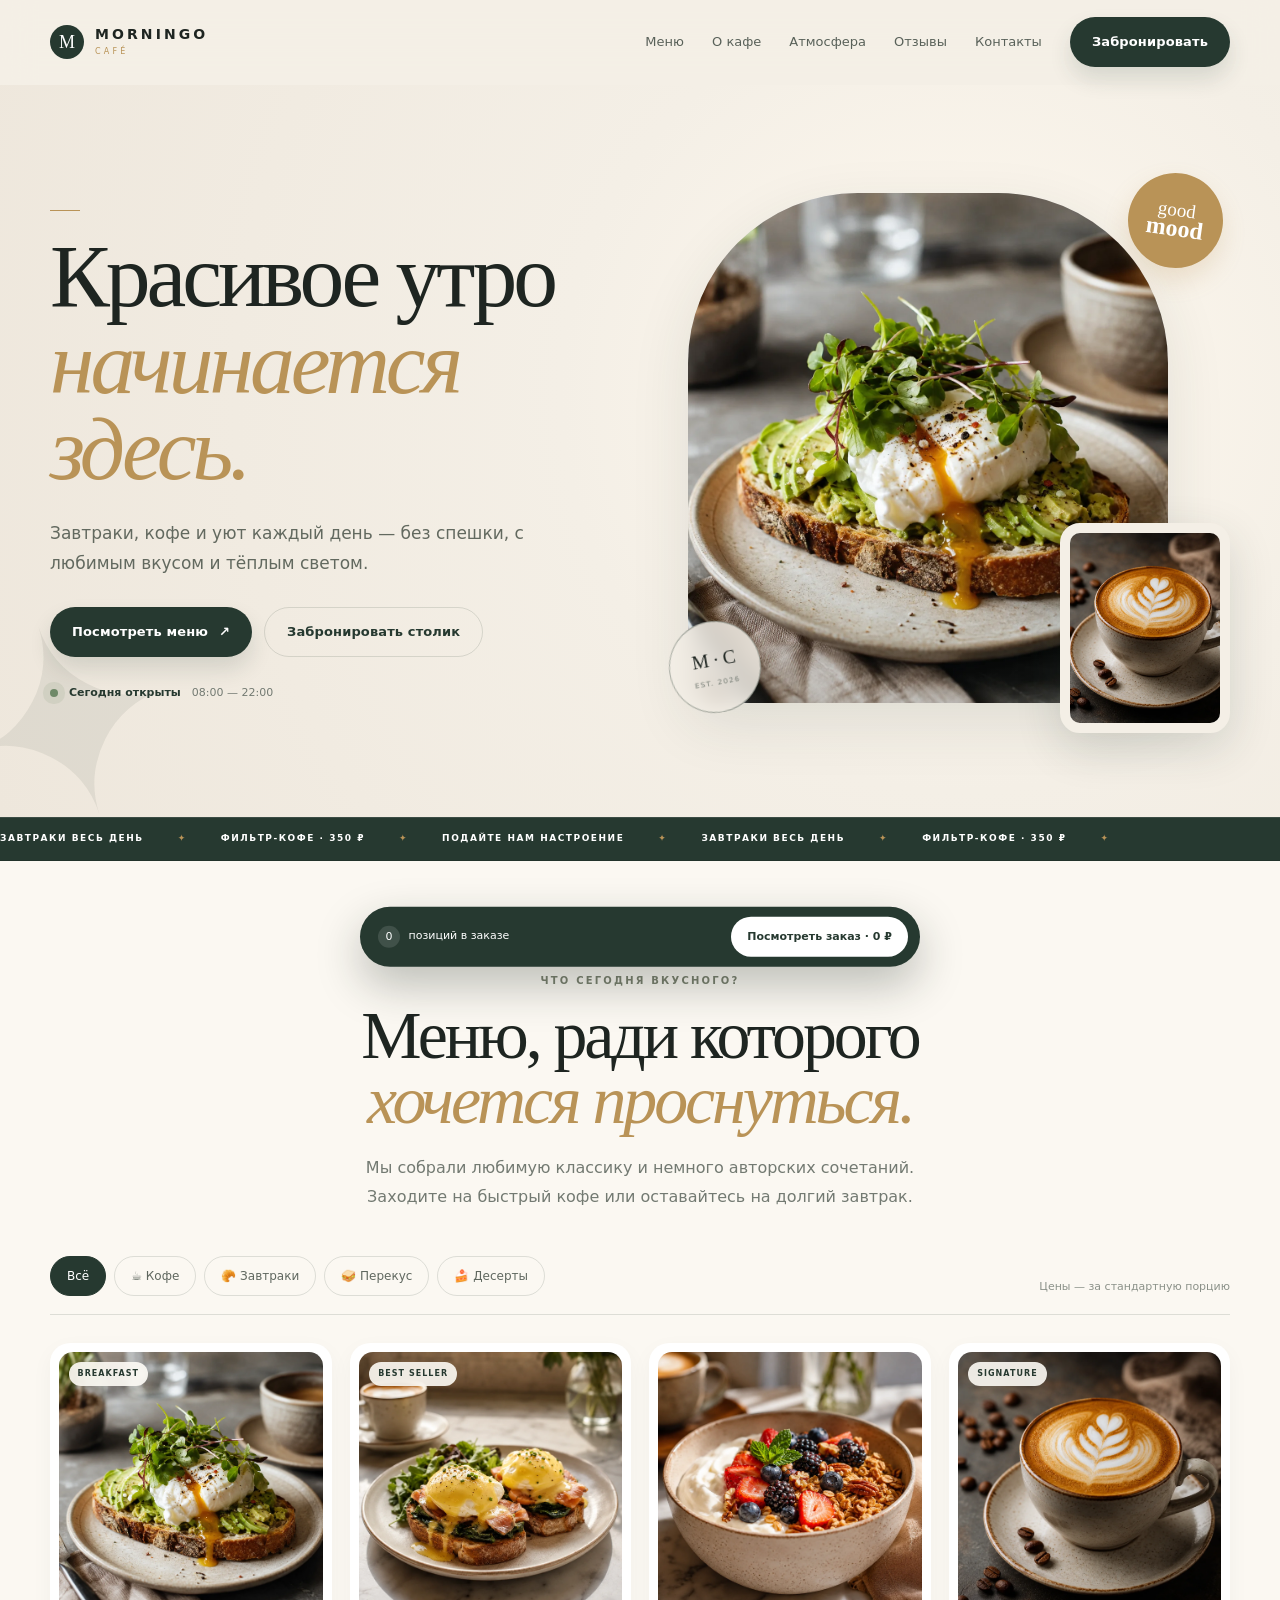
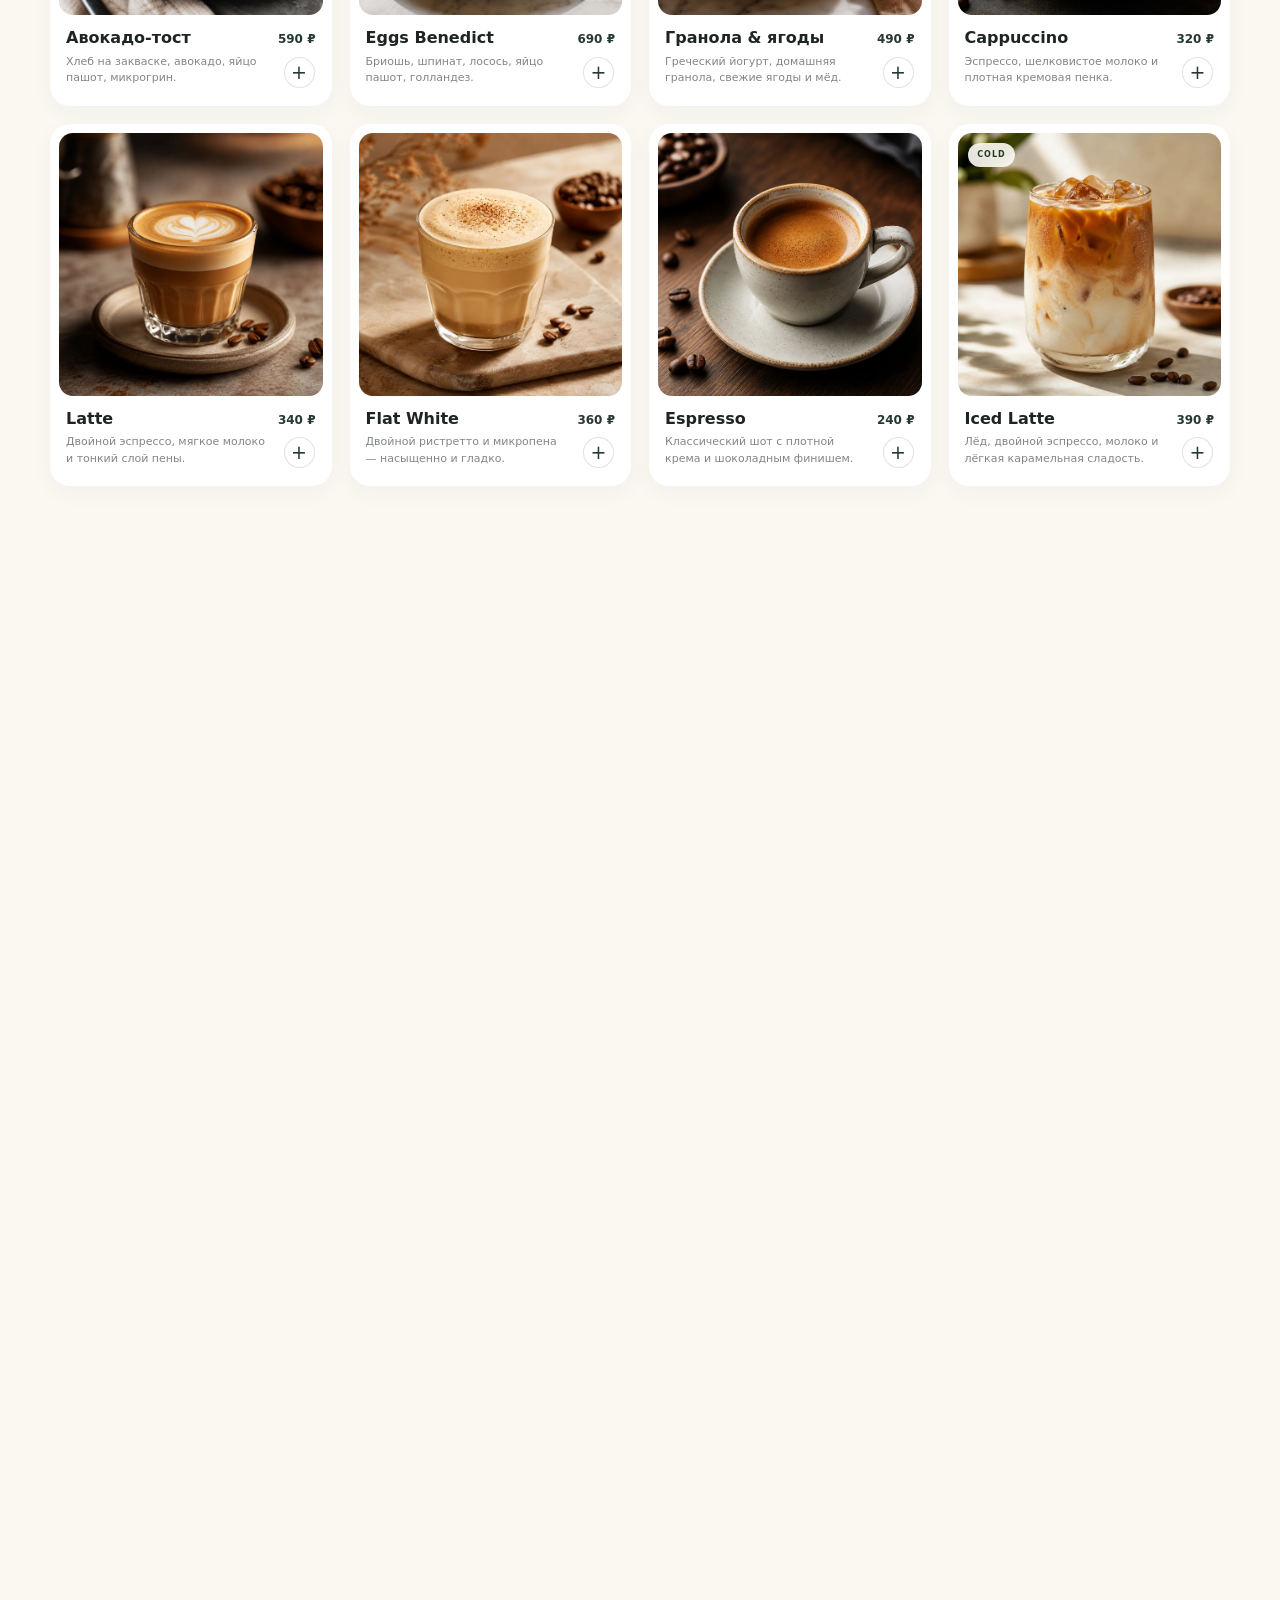
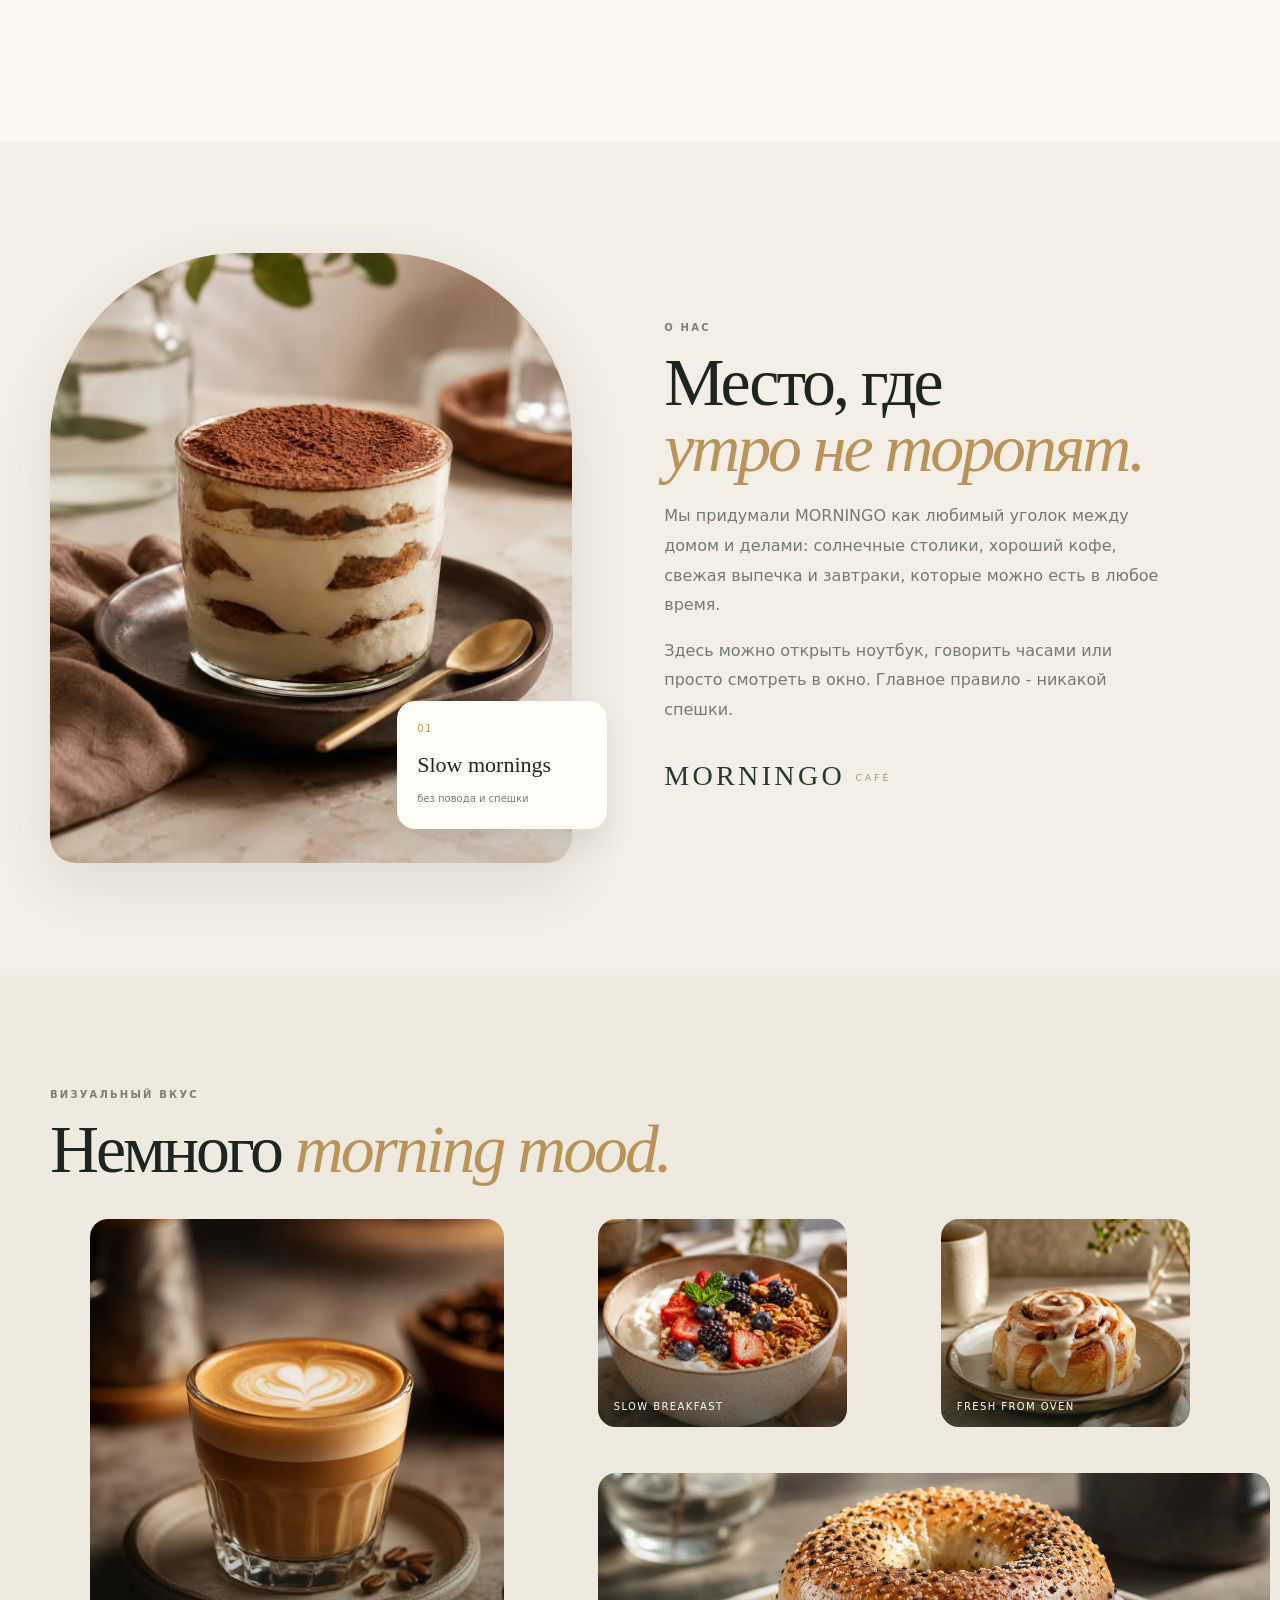
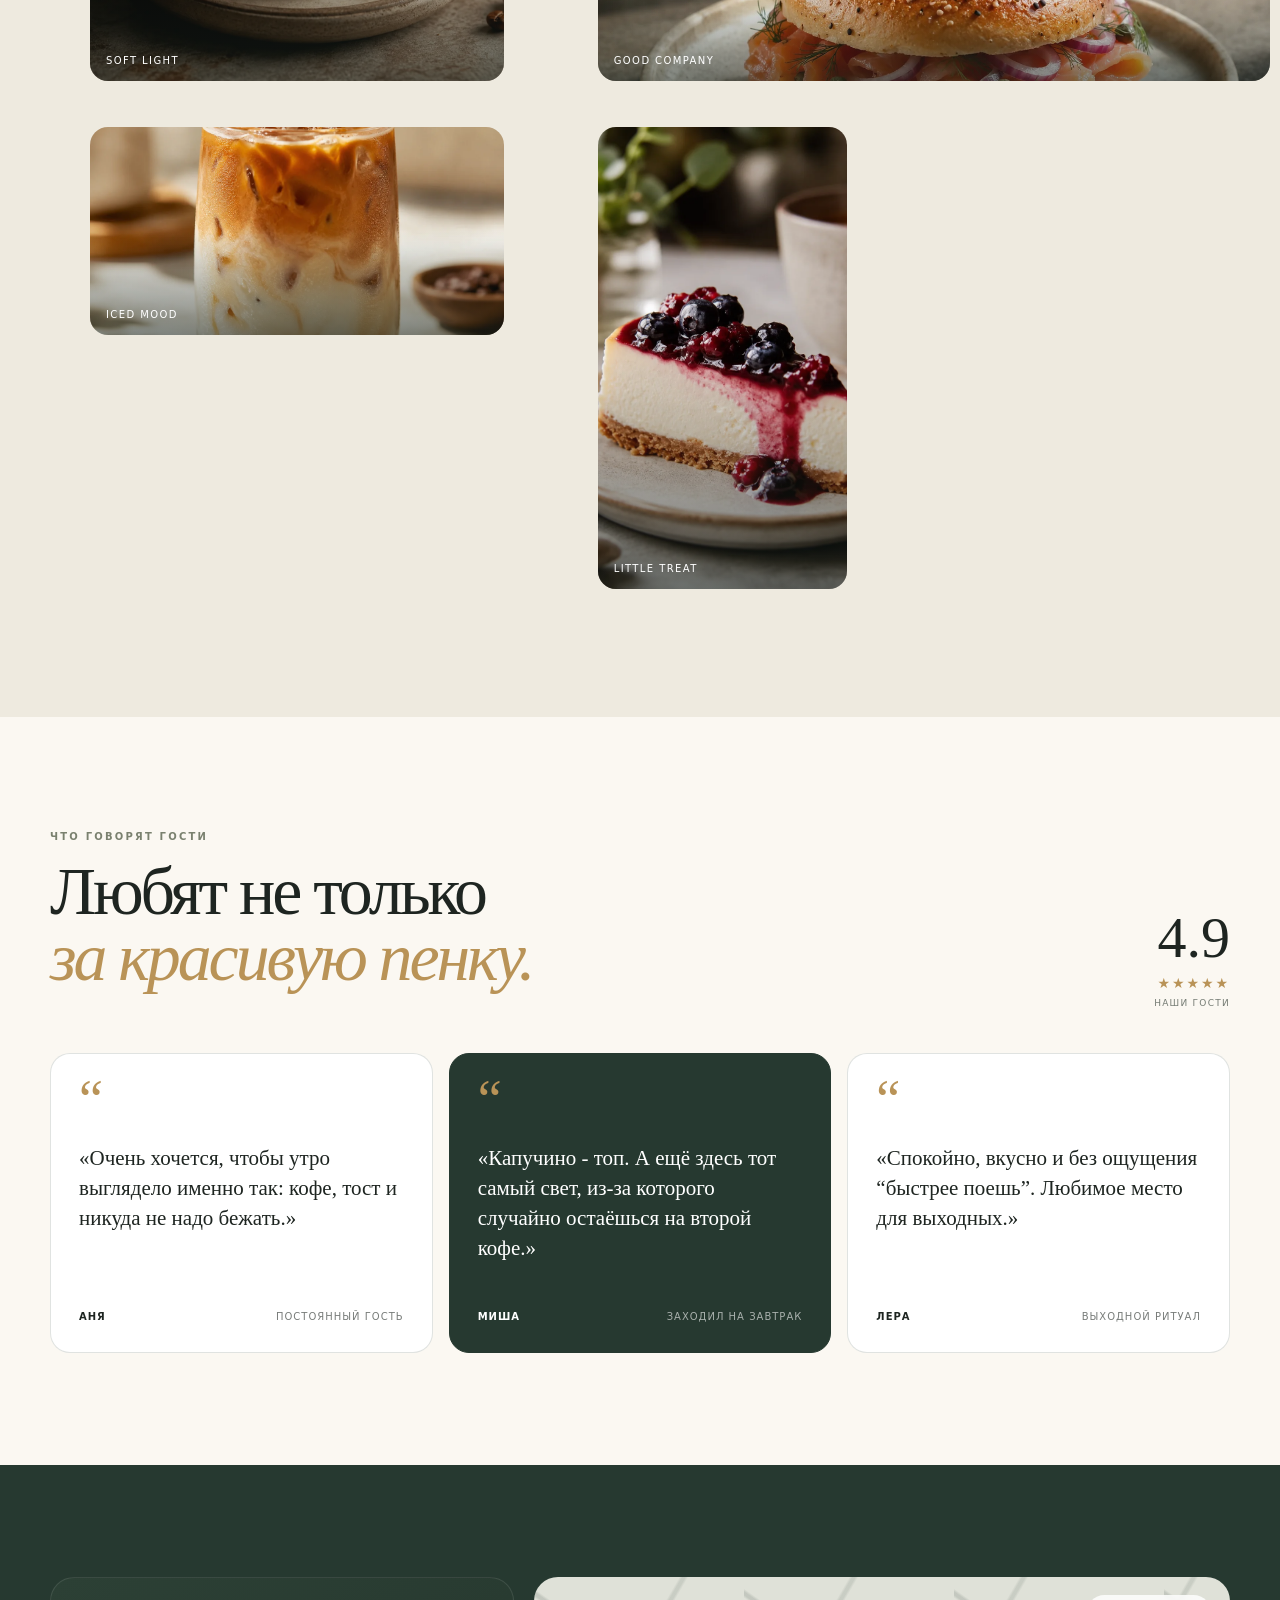
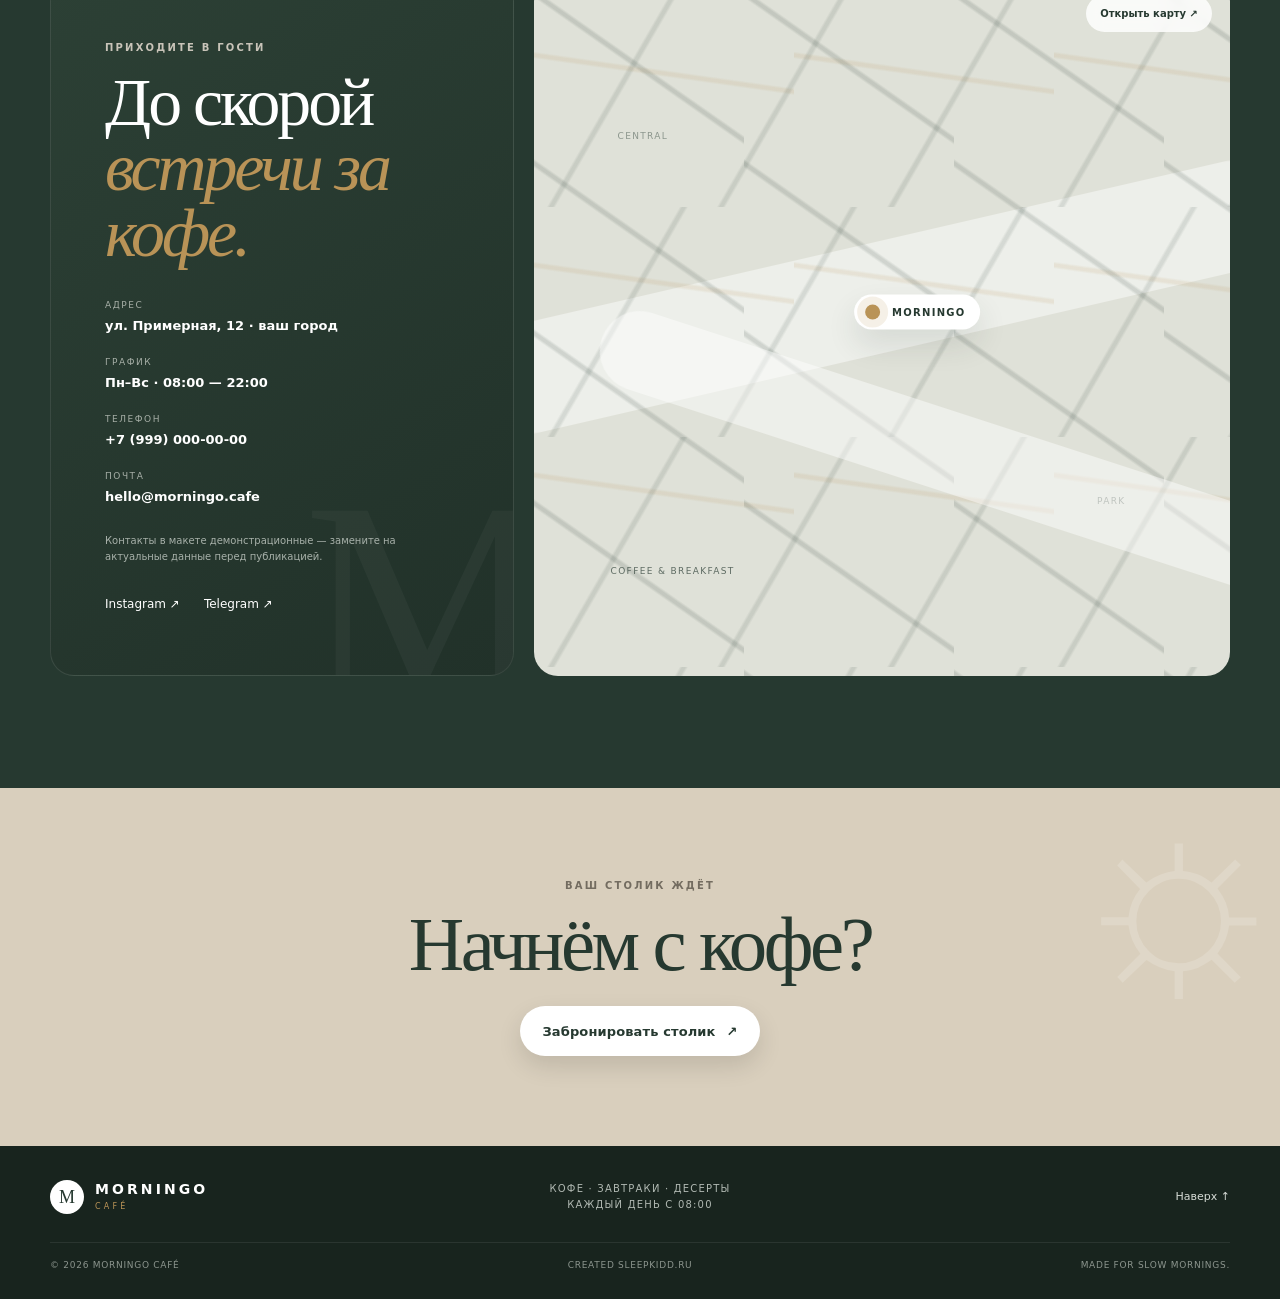
<file: index.html>
<!doctype html>
<html lang="ru">
<head>
  <meta charset="utf-8">
  <meta name="viewport" content="width=device-width, initial-scale=1">
  <meta name="theme-color" content="#24362d">
  <meta name="description" content="MORNINGO Café — завтраки, кофе и уют каждый день.">
  <meta property="og:title" content="MORNINGO Café">
  <meta property="og:description" content="Завтраки, кофе и уют каждый день.">
  <meta property="og:type" content="website">
  <meta property="og:image" content="assets/coffee_cappuccino.webp">
  <title>MORNINGO Café — завтраки, кофе и уют каждый день</title>
  <link rel="icon" href="favicon.svg" type="image/svg+xml">
  <link rel="stylesheet" href="style.css">
</head>
<body>
  <header class="site-header" id="top">
    <div class="container header-inner">
      <a class="brand" href="#top" aria-label="MORNINGO Café — на главную">
        <span class="brand-mark">M</span>
        <span>
          <strong>MORNINGO</strong>
          <small>CAFÉ</small>
        </span>
      </a>

      <button class="menu-toggle" type="button" aria-expanded="false" aria-controls="site-nav" aria-label="Открыть меню">
        <span></span><span></span><span></span>
      </button>

      <nav class="site-nav" id="site-nav" aria-label="Основная навигация">
        <a href="#menu">Меню</a>
        <a href="#about">О кафе</a>
        <a href="#gallery">Атмосфера</a>
        <a href="#reviews">Отзывы</a>
        <a href="#contacts">Контакты</a>
        <button class="button button-dark nav-book" type="button" data-open-booking>Забронировать</button>
      </nav>
    </div>
  </header>

  <main>
    <section class="hero">
      <div class="container hero-grid">
        <div class="hero-copy reveal">
          <p class="eyebrow"><span></span> </p>
          <h1>Красивое утро<br><em>начинается здесь.</em></h1>
          <p class="hero-lead">Завтраки, кофе и уют каждый день — без спешки, с любимым вкусом и тёплым светом.</p>
          <div class="hero-actions">
            <a class="button button-dark" href="#menu">Посмотреть меню <span>↗</span></a>
            <button class="button button-ghost" type="button" data-open-booking>Забронировать столик</button>
          </div>
          <div class="hero-note"><span class="pulse"></span><strong>Сегодня открыты</strong><span>08:00 — 22:00</span></div>
        </div>

        <div class="hero-visual reveal">
          <div class="hero-image-main image-card">
            <img src="assets/breakfast_avocado_toast.webp" alt="Авокадо-тост с яйцом пашот" width="1254" height="1254" fetchpriority="high">
          </div>
          <div class="hero-image-small image-card">
            <img src="assets/coffee_cappuccino.webp" alt="Капучино с латте-артом" width="1254" height="1254">
          </div>
          <div class="hero-badge">good<br><strong>mood</strong></div>
          <div class="hero-stamp">M · C<br><small>EST. 2026</small></div>
        </div>
      </div>
      <div class="hero-botanical" aria-hidden="true">✦</div>
    </section>

    <section class="ticker" aria-label="Специальные предложения">
      <div class="ticker-track">
        <span>ЗАВТРАКИ ВЕСЬ ДЕНЬ</span><i>✦</i><span>ФИЛЬТР-КОФЕ · 350 ₽</span><i>✦</i><span>ПОДАЙТЕ НАМ НАСТРОЕНИЕ</span><i>✦</i><span>ЗАВТРАКИ ВЕСЬ ДЕНЬ</span><i>✦</i><span>ФИЛЬТР-КОФЕ · 350 ₽</span><i>✦</i>
      </div>
    </section>

    <section class="section menu-section" id="menu">
      <div class="container">
        <div class="section-heading centered reveal">
          <p class="eyebrow">что сегодня вкусного?</p>
          <h2>Меню, ради которого<br><em>хочется проснуться.</em></h2>
          <p>Мы собрали любимую классику и немного авторских сочетаний. Заходите на быстрый кофе или оставайтесь на долгий завтрак.</p>
        </div>

        <div class="menu-toolbar reveal">
          <div class="category-tabs" role="tablist" aria-label="Категории меню">
            <button class="tab active" type="button" data-category="all">Всё</button>
            <button class="tab" type="button" data-category="coffee">☕ Кофе</button>
            <button class="tab" type="button" data-category="breakfast">🥐 Завтраки</button>
            <button class="tab" type="button" data-category="snack">🥪 Перекус</button>
            <button class="tab" type="button" data-category="dessert">🍰 Десерты</button>
          </div>
          <p class="menu-caption">Цены — за стандартную порцию</p>
        </div>

        <div class="menu-grid" id="menu-grid">
          <article class="dish-card reveal" data-category="breakfast" data-name="Авокадо-тост" data-price="590">
            <div class="dish-image"><img src="assets/breakfast_avocado_toast.webp" alt="Авокадо-тост" loading="lazy" width="1254" height="1254"><span class="dish-tag">breakfast</span></div>
            <div class="dish-info"><div><h3>Авокадо-тост</h3><p>Хлеб на закваске, авокадо, яйцо пашот, микрогрин.</p></div><strong class="price">590 ₽</strong></div>
            <button class="add-button" type="button" aria-label="Добавить Авокадо-тост в заказ" data-add>+</button>
          </article>

          <article class="dish-card reveal" data-category="breakfast" data-name="Eggs Benedict" data-price="690">
            <div class="dish-image"><img src="assets/breakfast_eggs_benedict.webp" alt="Eggs Benedict" loading="lazy" width="1254" height="1254"><span class="dish-tag">best seller</span></div>
            <div class="dish-info"><div><h3>Eggs Benedict</h3><p>Бриошь, шпинат, лосось, яйцо пашот, голландез.</p></div><strong class="price">690 ₽</strong></div>
            <button class="add-button" type="button" aria-label="Добавить Eggs Benedict в заказ" data-add>+</button>
          </article>

          <article class="dish-card reveal" data-category="breakfast" data-name="Гранола с йогуртом" data-price="490">
            <div class="dish-image"><img src="assets/breakfast_granola_yogurt.webp" alt="Гранола с йогуртом и ягодами" loading="lazy" width="1254" height="1254"></div>
            <div class="dish-info"><div><h3>Гранола & ягоды</h3><p>Греческий йогурт, домашняя гранола, свежие ягоды и мёд.</p></div><strong class="price">490 ₽</strong></div>
            <button class="add-button" type="button" aria-label="Добавить Гранолу в заказ" data-add>+</button>
          </article>

          <article class="dish-card reveal" data-category="coffee" data-name="Cappuccino" data-price="320">
            <div class="dish-image"><img src="assets/coffee_cappuccino.webp" alt="Капучино" loading="lazy" width="1254" height="1254"><span class="dish-tag">signature</span></div>
            <div class="dish-info"><div><h3>Cappuccino</h3><p>Эспрессо, шелковистое молоко и плотная кремовая пенка.</p></div><strong class="price">320 ₽</strong></div>
            <button class="add-button" type="button" aria-label="Добавить Cappuccino в заказ" data-add>+</button>
          </article>

          <article class="dish-card reveal" data-category="coffee" data-name="Latte" data-price="340">
            <div class="dish-image"><img src="assets/coffee_latte.webp" alt="Латте" loading="lazy" width="1254" height="1254"></div>
            <div class="dish-info"><div><h3>Latte</h3><p>Двойной эспрессо, мягкое молоко и тонкий слой пены.</p></div><strong class="price">340 ₽</strong></div>
            <button class="add-button" type="button" aria-label="Добавить Latte в заказ" data-add>+</button>
          </article>

          <article class="dish-card reveal" data-category="coffee" data-name="Flat White" data-price="360">
            <div class="dish-image"><img src="assets/coffee_flat_white.webp" alt="Flat White" loading="lazy" width="1254" height="1254"></div>
            <div class="dish-info"><div><h3>Flat White</h3><p>Двойной ристретто и микропена — насыщенно и гладко.</p></div><strong class="price">360 ₽</strong></div>
            <button class="add-button" type="button" aria-label="Добавить Flat White в заказ" data-add>+</button>
          </article>

          <article class="dish-card reveal" data-category="coffee" data-name="Espresso" data-price="240">
            <div class="dish-image"><img src="assets/coffee_espresso.webp" alt="Эспрессо" loading="lazy" width="1254" height="1254"></div>
            <div class="dish-info"><div><h3>Espresso</h3><p>Классический шот с плотной крема и шоколадным финишем.</p></div><strong class="price">240 ₽</strong></div>
            <button class="add-button" type="button" aria-label="Добавить Espresso в заказ" data-add>+</button>
          </article>

          <article class="dish-card reveal" data-category="coffee" data-name="Iced Latte" data-price="390">
            <div class="dish-image"><img src="assets/coffee_iced_latte.webp" alt="Айс-латте" loading="lazy" width="1254" height="1254"><span class="dish-tag">cold</span></div>
            <div class="dish-info"><div><h3>Iced Latte</h3><p>Лёд, двойной эспрессо, молоко и лёгкая карамельная сладость.</p></div><strong class="price">390 ₽</strong></div>
            <button class="add-button" type="button" aria-label="Добавить Iced Latte в заказ" data-add>+</button>
          </article>

          <article class="dish-card reveal" data-category="coffee" data-name="Mocha" data-price="390">
            <div class="dish-image"><img src="assets/coffee_mocha.webp" alt="Мокка" loading="lazy" width="1254" height="1254"></div>
            <div class="dish-info"><div><h3>Mocha</h3><p>Эспрессо, какао, молоко и немного взбитых сливок.</p></div><strong class="price">390 ₽</strong></div>
            <button class="add-button" type="button" aria-label="Добавить Mocha в заказ" data-add>+</button>
          </article>

          <article class="dish-card reveal" data-category="coffee" data-name="Raf" data-price="390">
            <div class="dish-image"><img src="assets/coffee_raf.webp" alt="Раф" loading="lazy" width="1254" height="1254"></div>
            <div class="dish-info"><div><h3>Raf</h3><p>Эспрессо, сливки и ванильный сахар — бархатная классика.</p></div><strong class="price">390 ₽</strong></div>
            <button class="add-button" type="button" aria-label="Добавить Раф в заказ" data-add>+</button>
          </article>

          <article class="dish-card reveal" data-category="coffee" data-name="Affogato" data-price="420">
            <div class="dish-image"><img src="assets/coffee_affogato.webp" alt="Аффогато" loading="lazy" width="1254" height="1254"></div>
            <div class="dish-info"><div><h3>Affogato</h3><p>Ванильное мороженое и горячий эспрессо. Маленький праздник.</p></div><strong class="price">420 ₽</strong></div>
            <button class="add-button" type="button" aria-label="Добавить Affogato в заказ" data-add>+</button>
          </article>

          <article class="dish-card reveal" data-category="coffee" data-name="Americano" data-price="290">
            <div class="dish-image"><img src="assets/coffee_americano.webp" alt="Американо" loading="lazy" width="1254" height="1254"></div>
            <div class="dish-info"><div><h3>Americano</h3><p>Длинный кофе с чистым вкусом и мягким послевкусием.</p></div><strong class="price">290 ₽</strong></div>
            <button class="add-button" type="button" aria-label="Добавить Americano в заказ" data-add>+</button>
          </article>

          <article class="dish-card reveal" data-category="coffee" data-name="Cortado" data-price="330">
            <div class="dish-image"><img src="assets/coffee_cortado.webp" alt="Кортадо" loading="lazy" width="1254" height="1254"></div>
            <div class="dish-info"><div><h3>Cortado</h3><p>Эспрессо и тёплое молоко в короткой, яркой подаче.</p></div><strong class="price">330 ₽</strong></div>
            <button class="add-button" type="button" aria-label="Добавить Cortado в заказ" data-add>+</button>
          </article>

          <article class="dish-card reveal" data-category="snack" data-name="Bagel с лососем" data-price="620">
            <div class="dish-image"><img src="assets/snack_bagel_salmon.webp" alt="Бейгл с лососем" loading="lazy" width="1254" height="1254"><span class="dish-tag">all day</span></div>
            <div class="dish-info"><div><h3>Bagel с лососем</h3><p>Бейгл, сливочный сыр, лосось, каперсы и свежая зелень.</p></div><strong class="price">620 ₽</strong></div>
            <button class="add-button" type="button" aria-label="Добавить Бейгл с лососем в заказ" data-add>+</button>
          </article>

          <article class="dish-card reveal" data-category="snack" data-name="Панини с овощами" data-price="520">
            <div class="dish-image"><img src="assets/snack_panini.webp" alt="Панини с овощами" loading="lazy" width="1254" height="1254"></div>
            <div class="dish-info"><div><h3>Панини</h3><p>Тёплый хлеб, моцарелла, томаты, зелень и соус песто.</p></div><strong class="price">520 ₽</strong></div>
            <button class="add-button" type="button" aria-label="Добавить Панини в заказ" data-add>+</button>
          </article>

          <article class="dish-card reveal" data-category="dessert" data-name="Чизкейк с ягодами" data-price="450">
            <div class="dish-image"><img src="assets/dessert_cheesecake.webp" alt="Чизкейк с ягодами" loading="lazy" width="1254" height="1254"></div>
            <div class="dish-info"><div><h3>Чизкейк & ягоды</h3><p>Нежный крем-сыр, хрустящая основа и ягодный соус.</p></div><strong class="price">450 ₽</strong></div>
            <button class="add-button" type="button" aria-label="Добавить Чизкейк в заказ" data-add>+</button>
          </article>

          <article class="dish-card reveal" data-category="dessert" data-name="Шоколадный торт" data-price="470">
            <div class="dish-image"><img src="assets/dessert_chocolate_cake.webp" alt="Шоколадный торт" loading="lazy" width="1254" height="1254"></div>
            <div class="dish-info"><div><h3>Chocolate Cake</h3><p>Влажный шоколадный бисквит, ганаш и ягоды.</p></div><strong class="price">470 ₽</strong></div>
            <button class="add-button" type="button" aria-label="Добавить Chocolate Cake в заказ" data-add>+</button>
          </article>

          <article class="dish-card reveal" data-category="dessert" data-name="Cinnamon Roll" data-price="360">
            <div class="dish-image"><img src="assets/dessert_cinnamon_roll.webp" alt="Булочка с корицей" loading="lazy" width="1254" height="1254"></div>
            <div class="dish-info"><div><h3>Cinnamon Roll</h3><p>Слойки с корицей, сливочная глазурь и лёгкая ваниль.</p></div><strong class="price">360 ₽</strong></div>
            <button class="add-button" type="button" aria-label="Добавить Cinnamon Roll в заказ" data-add>+</button>
          </article>

          <article class="dish-card reveal" data-category="dessert" data-name="Тирамису" data-price="440">
            <div class="dish-image"><img src="assets/dessert_tiramisu.webp" alt="Тирамису" loading="lazy" width="1254" height="1254"><span class="dish-tag">classic</span></div>
            <div class="dish-info"><div><h3>Тирамису</h3><p>Маскарпоне, савоярди, эспрессо и щепотка какао.</p></div><strong class="price">440 ₽</strong></div>
            <button class="add-button" type="button" aria-label="Добавить Тирамису в заказ" data-add>+</button>
          </article>

          <article class="dish-card reveal" data-category="dessert" data-name="Круассан" data-price="290">
            <div class="dish-image"><img src="assets/dessert_croissant.webp" alt="Классический круассан" loading="lazy" width="1254" height="1254"></div>
            <div class="dish-info"><div><h3>Butter Croissant</h3><p>Слоёный, хрустящий, тёплый. Идеален к утреннему фильтру.</p></div><strong class="price">290 ₽</strong></div>
            <button class="add-button" type="button" aria-label="Добавить круассан в заказ" data-add>+</button>
          </article>
        </div>
      </div>
    </section>

    <section class="section split-section" id="about">
      <div class="container split-grid">
        <div class="split-media reveal">
          <img src="assets/dessert_tiramisu.webp" alt="Деталь десерта и уютного стола" loading="lazy" width="1254" height="1254">
          <div class="floating-card"><span>01</span><strong>Slow mornings</strong><small>без повода и спешки</small></div>
        </div>
        <div class="split-copy reveal">
          <p class="eyebrow">о нас</p>
          <h2>Место, где<br><em>утро не торопят.</em></h2>
          <p>Мы придумали MORNINGO как любимый уголок между домом и делами: солнечные столики, хороший кофе, свежая выпечка и завтраки, которые можно есть в любое время.</p>
          <p>Здесь можно открыть ноутбук, говорить часами или просто смотреть в окно. Главное правило - никакой спешки.</p>
          <div class="signature">MORNINGO <span>CAFÉ</span></div>
        </div>
      </div>
    </section>

    <section class="section gallery-section" id="gallery">
      <div class="container">
        <div class="section-heading reveal">
          <p class="eyebrow">визуальный вкус</p>
          <h2>Немного <em>morning mood.</em></h2>
        </div>
        <div class="gallery-grid">
          <figure class="gallery-item tall reveal"><img src="assets/coffee_latte.webp" alt="Латте в утреннем свете" loading="lazy" width="1254" height="1254"><figcaption>soft light</figcaption></figure>
          <figure class="gallery-item reveal"><img src="assets/breakfast_granola_yogurt.webp" alt="Гранола с ягодами" loading="lazy" width="1254" height="1254"><figcaption>slow breakfast</figcaption></figure>
          <figure class="gallery-item reveal"><img src="assets/dessert_cinnamon_roll.webp" alt="Булочка с корицей" loading="lazy" width="1254" height="1254"><figcaption>fresh from oven</figcaption></figure>
          <figure class="gallery-item wide reveal"><img src="assets/snack_bagel_salmon.webp" alt="Бейгл с лососем" loading="lazy" width="1254" height="1254"><figcaption>good company</figcaption></figure>
          <figure class="gallery-item reveal"><img src="assets/coffee_iced_latte.webp" alt="Холодный айс-латте" loading="lazy" width="1254" height="1254"><figcaption>iced mood</figcaption></figure>
          <figure class="gallery-item tall reveal"><img src="assets/dessert_cheesecake.webp" alt="Чизкейк с ягодами" loading="lazy" width="1254" height="1254"><figcaption>little treat</figcaption></figure>
        </div>
      </div>
    </section>

    <section class="section reviews-section" id="reviews">
      <div class="container">
        <div class="reviews-head reveal">
          <div>
            <p class="eyebrow">что говорят гости</p>
            <h2>Любят не только<br><em>за красивую пенку.</em></h2>
          </div>
          <div class="rating"><strong>4.9</strong><span>★★★★★</span><small>наши гости</small></div>
        </div>
        <div class="reviews-grid">
          <article class="review-card reveal"><div class="quote">“</div><p>«Очень хочется, чтобы утро выглядело именно так: кофе, тост и никуда не надо бежать.»</p><footer><strong>Аня</strong><span>постоянный гость</span></footer></article>
          <article class="review-card featured reveal"><div class="quote">“</div><p>«Капучино - топ. А ещё здесь тот самый свет, из-за которого случайно остаёшься на второй кофе.»</p><footer><strong>Миша</strong><span>заходил на завтрак</span></footer></article>
          <article class="review-card reveal"><div class="quote">“</div><p>«Спокойно, вкусно и без ощущения “быстрее поешь”. Любимое место для выходных.»</p><footer><strong>Лера</strong><span>выходной ритуал</span></footer></article>
        </div>
      </div>
    </section>

    <section class="section contact-section" id="contacts">
      <div class="container contact-grid">
        <div class="contact-card reveal">
          <p class="eyebrow">приходите в гости</p>
          <h2>До скорой<br><em>встречи за кофе.</em></h2>
          <div class="contact-list">
            <div><span class="contact-label">АДРЕС</span><strong>ул. Примерная, 12 · ваш город</strong></div>
            <div><span class="contact-label">ГРАФИК</span><strong>Пн–Вс · 08:00 — 22:00</strong></div>
            <div><span class="contact-label">ТЕЛЕФОН</span><a href="tel:+79990000000">+7 (999) 000-00-00</a></div>
            <div><span class="contact-label">ПОЧТА</span><a href="mailto:hello@morningo.cafe">hello@morningo.cafe</a></div>
          </div>
          <p class="microcopy">Контакты в макете демонстрационные — замените на актуальные данные перед публикацией.</p>
          <div class="social-links"><a href="#" aria-label="Instagram">Instagram ↗</a><a href="#" aria-label="Telegram">Telegram ↗</a></div>
        </div>
        <div class="map-card reveal" aria-label="Карта расположения">
          <div class="map-grid-bg"></div>
          <div class="map-pin"><span></span>MORNINGO</div>
          <div class="map-label label-1">CENTRAL</div>
          <div class="map-label label-2">PARK</div>
          <div class="map-label label-3">coffee & breakfast</div>
          <a class="map-link" href="https://www.google.com/maps" target="_blank" rel="noreferrer">Открыть карту ↗</a>
        </div>
      </div>
    </section>

    <section class="cta-band">
      <div class="container cta-inner reveal">
        <p class="eyebrow">ваш столик ждёт</p>
        <h2>Начнём с кофе?</h2>
        <button class="button button-light" type="button" data-open-booking>Забронировать столик <span>↗</span></button>
      </div>
    </section>
  </main>

  <footer class="site-footer">
    <div class="container footer-top">
      <a class="brand footer-brand" href="#top"><span class="brand-mark">M</span><span><strong>MORNINGO</strong><small>CAFÉ</small></span></a>
      <div class="footer-note">кофе · завтраки · десерты<br>каждый день с 08:00</div>
      <a class="back-top" href="#top">Наверх ↑</a>
    </div>
    <div class="container footer-bottom">
      <span>© 2026 MORNINGO Café</span>
      <span>created sleepkidd.ru</span>
      <span>Made for slow mornings.</span>
    </div>
  </footer>

  <aside class="order-bar" aria-live="polite">
    <div><span class="order-count">0</span> позиций в заказе</div>
    <button type="button" data-open-order>Посмотреть заказ · <strong class="order-total">0 ₽</strong></button>
  </aside>

  <div class="modal" id="booking-modal" aria-hidden="true">
    <div class="modal-backdrop" data-close-modal></div>
    <div class="modal-dialog" role="dialog" aria-modal="true" aria-labelledby="booking-title">
      <button class="modal-close" type="button" data-close-modal aria-label="Закрыть">×</button>
      <p class="eyebrow">бронь столика</p>
      <h2 id="booking-title">Запланируем<br><em>ваше утро.</em></h2>
      <form id="booking-form" class="booking-form">
        <label>Имя<input required name="name" type="text" autocomplete="name" placeholder="Как вас зовут?"></label>
        <div class="form-row"><label>Дата<input required name="date" type="date"></label><label>Время<input required name="time" type="time" value="10:00"></label></div>
        <label>Гостей<select name="guests"><option>1 гость</option><option selected>2 гостя</option><option>3 гостя</option><option>4 гостя</option><option>5+ гостей</option></select></label>
        <button class="button button-dark wide" type="submit">Подтвердить запрос <span>↗</span></button>
        <p class="form-hint">Форма работает без сервера: после отправки откроется ваше почтовое приложение с готовым письмом.</p>
      </form>
      <div class="form-success" hidden><span>✓</span><h3>Запрос подготовлен.</h3><p>Открываем почту с готовым письмом. Осталось только отправить его.</p></div>
    </div>
  </div>

  <div class="modal" id="order-modal" aria-hidden="true">
    <div class="modal-backdrop" data-close-modal></div>
    <div class="modal-dialog order-dialog" role="dialog" aria-modal="true" aria-labelledby="order-title">
      <button class="modal-close" type="button" data-close-modal aria-label="Закрыть">×</button>
      <p class="eyebrow">ваш заказ</p>
      <h2 id="order-title">Собираем <em>вкусно.</em></h2>
      <div id="order-list" class="order-list"></div>
      <div class="order-summary"><span>Итого</span><strong class="order-total-large">0 ₽</strong></div>
      <button class="button button-dark wide" type="button" data-order-mail>Отправить заказ <span>↗</span></button>
      <button class="text-button wide" type="button" data-clear-order>Очистить заказ</button>
    </div>
  </div>

  <div class="toast" role="status" aria-live="polite">Добавлено в заказ</div>

  <script src="script.js" defer></script>
</body>
</html>
</file>
<file: style.css>
:root{
  --cream:#f4efe6;
  --cream-2:#fbf8f2;
  --paper:#fffdf8;
  --ink:#1e2521;
  --muted:#737a72;
  --green:#263930;
  --green-2:#344a3e;
  --gold:#b99357;
  --line:rgba(38,57,48,.14);
  --shadow:0 20px 60px rgba(38,57,48,.11);
  --serif: Georgia, "Times New Roman", serif;
  --sans: Inter, ui-sans-serif, system-ui, -apple-system, BlinkMacSystemFont, "Segoe UI", sans-serif;
}
*{box-sizing:border-box}
html{scroll-behavior:smooth}
body{margin:0;background:var(--cream);color:var(--ink);font-family:var(--sans);line-height:1.5;-webkit-font-smoothing:antialiased}
body.modal-open{overflow:hidden}
a{color:inherit;text-decoration:none}
button,input,select{font:inherit}
button{cursor:pointer}
img{display:block;width:100%;height:auto}
.container{width:min(1180px,calc(100% - 48px));margin-inline:auto}
.site-header{position:sticky;top:0;z-index:40;background:rgba(244,239,230,.88);backdrop-filter:blur(16px);border-bottom:1px solid transparent;transition:.25s ease}
.site-header.is-scrolled{border-bottom-color:var(--line);box-shadow:0 4px 24px rgba(25,35,29,.05)}
.header-inner{height:84px;display:flex;align-items:center;justify-content:space-between;gap:30px}
.brand{display:inline-flex;align-items:center;gap:11px;min-width:max-content}
.brand-mark{width:34px;height:34px;border-radius:50%;display:grid;place-items:center;background:var(--green);color:#fff;font-family:var(--serif);font-size:18px}
.brand strong{display:block;letter-spacing:.22em;font-size:14px;line-height:1}
.brand small{display:block;font-size:8px;letter-spacing:.4em;color:var(--gold);margin-top:5px}
.site-nav{display:flex;align-items:center;gap:28px;font-size:13px;color:#596159}
.site-nav a{position:relative}
.site-nav a::after{content:"";position:absolute;left:0;right:100%;bottom:-7px;height:1px;background:var(--green);transition:.2s}
.site-nav a:hover::after{right:0}
.button{border:0;border-radius:999px;min-height:50px;padding:0 22px;display:inline-flex;align-items:center;justify-content:center;gap:11px;font-weight:700;font-size:13px;letter-spacing:.01em;transition:transform .2s ease, box-shadow .2s ease, background .2s ease}
.button:hover{transform:translateY(-2px)}
.button-dark{background:var(--green);color:white;box-shadow:0 12px 22px rgba(38,57,48,.14)}
.button-dark:hover{background:var(--green-2)}
.button-light{background:#fff;color:var(--green);box-shadow:0 10px 24px rgba(0,0,0,.12)}
.button-ghost{background:transparent;color:var(--green);border:1px solid var(--line)}
.wide{width:100%}
.menu-toggle{display:none;border:0;background:none;padding:8px}
.menu-toggle span{display:block;width:24px;height:1px;background:var(--green);margin:5px 0}
.hero{position:relative;overflow:hidden;padding:78px 0 84px;background:radial-gradient(circle at 75% 42%,#fff9ef 0,#f4efe6 38%,#eee7dc 100%)}
.hero-grid{display:grid;grid-template-columns:1.04fr .96fr;gap:50px;align-items:center}
.hero-copy{padding:28px 0 20px}
.eyebrow{margin:0 0 15px;text-transform:uppercase;letter-spacing:.22em;font-weight:800;font-size:10px;color:#7a816f}
.eyebrow span{display:inline-block;width:30px;height:1px;background:var(--gold);vertical-align:middle;margin-right:10px}
h1,h2,h3,p{margin-top:0}
h1,h2{font-family:var(--serif);font-weight:400;letter-spacing:-.045em;line-height:.97}
h1{font-size:clamp(58px,7vw,98px);margin-bottom:26px}
h1 em,h2 em{color:var(--gold);font-style:italic}
.hero-lead{max-width:540px;font-size:17px;color:#62695f;line-height:1.75;margin-bottom:28px}
.hero-actions{display:flex;flex-wrap:wrap;gap:12px;margin-bottom:28px}
.hero-note{display:flex;align-items:center;gap:11px;font-size:11px;color:#737a72}
.hero-note strong{color:var(--green)}
.pulse{width:8px;height:8px;border-radius:50%;background:#75906e;box-shadow:0 0 0 7px rgba(117,144,110,.13)}
.hero-visual{min-height:570px;position:relative}
.image-card{overflow:hidden;box-shadow:var(--shadow);background:#ddd}
.image-card img{height:100%;object-fit:cover}
.hero-image-main{position:absolute;inset:30px 62px 30px 0;border-radius:170px 170px 20px 20px}
.hero-image-main::after{content:"";position:absolute;inset:0;background:linear-gradient(180deg,transparent 60%,rgba(25,35,29,.16))}
.hero-image-small{position:absolute;right:0;bottom:0;width:170px;height:210px;border-radius:20px;border:10px solid var(--cream);box-shadow:0 15px 45px rgba(38,57,48,.16)}
.hero-badge{position:absolute;top:10px;right:7px;width:95px;height:95px;display:grid;place-content:center;text-align:center;border-radius:50%;background:var(--gold);color:#fff;font-family:var(--serif);font-size:19px;line-height:.9;transform:rotate(8deg);box-shadow:0 12px 25px rgba(185,147,87,.22)}
.hero-badge strong{font-size:24px}
.hero-stamp{position:absolute;left:-19px;bottom:20px;width:92px;height:92px;border-radius:50%;border:1px solid rgba(38,57,48,.35);display:grid;place-content:center;text-align:center;font-family:var(--serif);font-size:19px;background:rgba(244,239,230,.84);backdrop-filter:blur(10px);transform:rotate(-10deg)}
.hero-stamp small{font-family:var(--sans);font-size:7px;letter-spacing:.18em;color:var(--muted);margin-top:4px}
.hero-botanical{position:absolute;left:-3vw;bottom:-40px;color:rgba(38,57,48,.08);font-size:260px;line-height:1;font-family:var(--serif);transform:rotate(-18deg)}
.ticker{overflow:hidden;background:var(--green);color:white;border-top:1px solid rgba(255,255,255,.1);border-bottom:1px solid rgba(0,0,0,.1)}
.ticker-track{width:max-content;display:flex;align-items:center;gap:34px;padding:14px 0;letter-spacing:.17em;font-size:9px;font-weight:800;white-space:nowrap;animation:ticker 24s linear infinite}
.ticker-track i{font-style:normal;color:var(--gold)}
@keyframes ticker{from{transform:translateX(0)}to{transform:translateX(-28%)}}
.section{padding:112px 0}
.section-heading{max-width:720px}
.section-heading.centered{text-align:center;margin:0 auto 44px}
.section-heading h2,.split-copy h2,.reviews-head h2,.contact-card h2{font-size:clamp(42px,5.3vw,68px);margin-bottom:20px}
.section-heading>p:last-child{color:var(--muted);max-width:620px;line-height:1.8;margin:0 auto}
.menu-section{background:var(--cream-2)}
.menu-toolbar{display:flex;justify-content:space-between;gap:30px;align-items:end;border-bottom:1px solid var(--line);padding-bottom:18px;margin-bottom:28px}
.category-tabs{display:flex;gap:8px;flex-wrap:wrap}
.tab{border:1px solid var(--line);background:transparent;border-radius:999px;padding:10px 16px;font-size:12px;color:#5f675f;transition:.2s}
.tab:hover{border-color:rgba(38,57,48,.38);color:var(--green)}
.tab.active{background:var(--green);color:#fff;border-color:var(--green)}
.menu-caption{margin:0;color:#8b9189;font-size:11px}
.menu-grid{display:grid;grid-template-columns:repeat(4,minmax(0,1fr));gap:18px}
.dish-card{position:relative;background:#fff;border-radius:20px;padding:9px 9px 14px;box-shadow:0 7px 22px rgba(38,57,48,.04);transition:transform .25s ease, box-shadow .25s ease}
.dish-card:hover{transform:translateY(-5px);box-shadow:0 18px 35px rgba(38,57,48,.1)}
.dish-card.is-hidden{display:none}
.dish-image{position:relative;aspect-ratio:1/1;overflow:hidden;border-radius:14px;background:#e8e3db}
.dish-image img{height:100%;object-fit:cover;transition:transform .55s ease}
.dish-card:hover .dish-image img{transform:scale(1.045)}
.dish-tag{position:absolute;left:10px;top:10px;border-radius:999px;background:rgba(255,253,248,.89);backdrop-filter:blur(8px);padding:6px 9px;font-size:8px;text-transform:uppercase;letter-spacing:.13em;color:var(--green);font-weight:800}
.dish-info{display:flex;gap:12px;justify-content:space-between;padding:14px 7px 5px}
.dish-info h3{font-size:16px;margin-bottom:6px;line-height:1.15}
.dish-info p{color:#808780;font-size:11px;line-height:1.5;margin:0;max-width:220px}
.price{font-size:12px;color:var(--green);white-space:nowrap;padding-top:1px}
.add-button{position:absolute;right:17px;bottom:18px;width:31px;height:31px;border-radius:50%;border:1px solid var(--line);background:#fff;color:var(--green);font-size:19px;line-height:1;transition:.2s}
.add-button:hover{background:var(--green);color:white;border-color:var(--green);transform:rotate(90deg)}
.split-section{background:var(--cream)}
.split-grid{display:grid;grid-template-columns:.96fr 1.04fr;gap:92px;align-items:center}
.split-media{position:relative;min-height:610px}
.split-media>img{height:610px;object-fit:cover;border-radius:190px 190px 26px 26px;box-shadow:var(--shadow)}
.floating-card{position:absolute;right:-35px;bottom:34px;width:210px;background:#fffdf8;border-radius:18px;padding:20px;box-shadow:0 14px 30px rgba(38,57,48,.1)}
.floating-card span{display:block;color:var(--gold);font-size:10px;letter-spacing:.16em;margin-bottom:12px}
.floating-card strong{display:block;font-family:var(--serif);font-size:22px;font-weight:400;margin-bottom:4px}
.floating-card small{color:var(--muted);font-size:10px}
.split-copy>p:not(.eyebrow){color:var(--muted);line-height:1.85;max-width:510px}
.signature{margin-top:30px;font-family:var(--serif);font-size:28px;letter-spacing:.12em;color:var(--green)}
.signature span{font-family:var(--sans);font-size:9px;letter-spacing:.35em;color:var(--gold);vertical-align:middle}
.gallery-section{background:#eeeadf}
.gallery-grid{display:grid;grid-template-columns:1.2fr .8fr .8fr;grid-auto-rows:240px;gap:14px}
.gallery-item{position:relative;min-height:0;border-radius:18px;overflow:hidden;background:#ddd}
.gallery-item.tall{grid-row:span 2}
.gallery-item.wide{grid-column:span 2}
.gallery-item img{height:100%;object-fit:cover;transition:transform .55s ease}
.gallery-item::after{content:"";position:absolute;inset:0;background:linear-gradient(180deg,transparent 50%,rgba(25,35,29,.55));pointer-events:none}
.gallery-item:hover img{transform:scale(1.045)}
.gallery-item figcaption{position:absolute;left:16px;bottom:13px;z-index:2;color:#fff;font-size:10px;text-transform:uppercase;letter-spacing:.14em}
.reviews-section{background:var(--cream-2)}
.reviews-head{display:flex;justify-content:space-between;align-items:end;gap:30px;margin-bottom:42px}
.rating{display:grid;justify-items:end}
.rating strong{font-family:var(--serif);font-size:58px;font-weight:400;line-height:.85}
.rating span{font-size:14px;color:var(--gold);letter-spacing:.14em;margin:11px 0 3px}
.rating small{color:var(--muted);font-size:9px;text-transform:uppercase;letter-spacing:.14em}
.reviews-grid{display:grid;grid-template-columns:repeat(3,1fr);gap:16px}
.review-card{padding:28px;border:1px solid var(--line);border-radius:20px;background:#fff;min-height:300px;display:flex;flex-direction:column}
.review-card.featured{background:var(--green);color:#fff;border-color:var(--green);transform:translateY(-10px)}
.review-card .quote{font-family:var(--serif);font-size:54px;line-height:.7;color:var(--gold)}
.review-card p{font-family:var(--serif);font-size:21px;line-height:1.42;margin:25px 0 auto}
.review-card footer{display:flex;justify-content:space-between;gap:10px;align-items:end;font-size:10px;text-transform:uppercase;letter-spacing:.1em;margin-top:24px}
.review-card footer span{opacity:.6;text-align:right}
.contact-section{background:var(--green);color:#fff}
.contact-grid{display:grid;grid-template-columns:.8fr 1.2fr;gap:20px;align-items:stretch}
.contact-card{padding:62px 54px;border:1px solid rgba(255,255,255,.1);border-radius:24px;background:linear-gradient(145deg,#2c4035,#213129);position:relative;overflow:hidden}
.contact-card::after{content:"M";font-family:var(--serif);position:absolute;right:-40px;bottom:-65px;font-size:280px;color:rgba(255,255,255,.035);line-height:1}
.contact-card h2{position:relative;z-index:1}
.contact-card .eyebrow{color:#c9c4b9}
.contact-list{display:grid;gap:20px;margin-top:32px;position:relative;z-index:2}
.contact-list>div{display:grid;gap:4px}
.contact-label{font-size:9px;letter-spacing:.17em;color:#a7afa7}
.contact-list strong,.contact-list a{font-size:13px;font-weight:600;color:#fff}
.microcopy{position:relative;z-index:2;color:#a8b1aa;font-size:10px;line-height:1.6;margin-top:26px;max-width:360px}
.social-links{display:flex;gap:24px;position:relative;z-index:2;margin-top:30px;font-size:12px}
.map-card{min-height:560px;border-radius:24px;position:relative;overflow:hidden;background:#dfe1d8;color:var(--green)}
.map-grid-bg{position:absolute;inset:0;background:linear-gradient(35deg,transparent 47%,rgba(38,57,48,.15) 48%,rgba(38,57,48,.15) 49%,transparent 50%),linear-gradient(120deg,transparent 48%,rgba(38,57,48,.12) 49%,rgba(38,57,48,.12) 50%,transparent 51%),linear-gradient(8deg,transparent 52%,rgba(185,147,87,.14) 53%,rgba(185,147,87,.14) 54%,transparent 55%);background-size:210px 170px,170px 230px,260px 210px}
.map-card::before,.map-card::after{content:"";position:absolute;background:rgba(255,255,255,.45);border-radius:999px;filter:blur(.3px)}
.map-card::before{width:120%;height:110px;left:-10%;top:38%;transform:rotate(-13deg)}
.map-card::after{width:110%;height:80px;right:-17%;top:63%;transform:rotate(18deg)}
.map-pin{position:absolute;left:55%;top:48%;transform:translate(-50%,-50%);display:flex;align-items:center;gap:12px;background:#fff;color:var(--green);border-radius:999px;padding:10px 14px 10px 11px;box-shadow:0 15px 30px rgba(38,57,48,.12);font-size:10px;font-weight:800;letter-spacing:.13em}
.map-pin span{width:15px;height:15px;border-radius:50%;background:var(--gold);box-shadow:0 0 0 8px rgba(185,147,87,.14)}
.map-label{position:absolute;font-size:9px;letter-spacing:.15em;color:rgba(38,57,48,.45);text-transform:uppercase}
.label-1{left:12%;top:22%}.label-2{right:15%;bottom:24%}.label-3{left:11%;bottom:14%;color:rgba(38,57,48,.7)}
.map-link{position:absolute;right:18px;top:18px;padding:11px 14px;border-radius:999px;background:rgba(255,255,255,.82);font-size:10px;font-weight:700;backdrop-filter:blur(8px)}
.cta-band{padding:90px 0;background:#d9cfbd;position:relative;overflow:hidden}
.cta-band::before{content:"☼";position:absolute;right:-18px;top:-90px;font-size:260px;color:rgba(255,255,255,.16);font-family:var(--serif)}
.cta-inner{text-align:center;position:relative;z-index:1}
.cta-inner .eyebrow{color:#736c60}.cta-inner h2{font-size:clamp(50px,6vw,86px);margin:0 0 24px;color:var(--green)}
.site-footer{background:#18241e;color:#fff}
.footer-top{display:grid;grid-template-columns:1fr auto 1fr;align-items:center;gap:20px;padding:34px 0 28px;border-bottom:1px solid rgba(255,255,255,.08)}
.footer-brand .brand-mark{background:#fff;color:var(--green)}
.footer-brand strong{color:#fff}.footer-brand small{color:var(--gold)}
.footer-note{text-align:center;color:#b0b8b2;font-size:10px;line-height:1.6;text-transform:uppercase;letter-spacing:.12em}
.back-top{justify-self:end;font-size:11px;color:#d8ddd8}
.footer-bottom{display:flex;justify-content:space-between;gap:20px;padding:16px 0 26px;font-size:9px;color:#8c958e;letter-spacing:.08em;text-transform:uppercase}
.order-bar{position:fixed;left:50%;bottom:18px;transform:translateX(-50%) translateY(140%);z-index:45;min-width:min(560px,calc(100% - 32px));padding:10px 12px 10px 18px;border-radius:999px;background:var(--green);color:#fff;box-shadow:0 18px 45px rgba(24,36,30,.28);display:flex;align-items:center;justify-content:space-between;gap:12px;font-size:11px;transition:.35s ease}
.order-bar.visible{transform:translateX(-50%) translateY(0)}
.order-bar button{border:0;border-radius:999px;background:#fff;color:var(--green);padding:12px 16px;font-size:11px;font-weight:800}
.order-count{display:inline-grid;place-items:center;min-width:22px;height:22px;padding:0 6px;margin-right:5px;border-radius:999px;background:rgba(255,255,255,.12)}
.modal{position:fixed;inset:0;z-index:80;display:none;place-items:center;padding:20px}
.modal.is-open{display:grid}
.modal-backdrop{position:absolute;inset:0;background:rgba(10,17,13,.65);backdrop-filter:blur(7px)}
.modal-dialog{position:relative;z-index:1;width:min(520px,100%);max-height:min(88vh,760px);overflow:auto;background:#fffdf8;color:var(--green);border-radius:26px;padding:40px;box-shadow:0 30px 80px rgba(0,0,0,.22)}
.modal-close{position:absolute;right:17px;top:17px;width:34px;height:34px;border-radius:50%;border:1px solid var(--line);background:transparent;font-size:24px;color:var(--green);line-height:1}
.modal-dialog h2{font-size:48px;margin-bottom:28px}.booking-form{display:grid;gap:14px}.booking-form label{display:grid;gap:7px;font-size:10px;text-transform:uppercase;letter-spacing:.12em;color:#7c847b}.booking-form input,.booking-form select{width:100%;height:48px;border:1px solid var(--line);border-radius:12px;background:#fff;color:var(--green);padding:0 14px;outline:0}.booking-form input:focus,.booking-form select:focus{border-color:var(--gold);box-shadow:0 0 0 4px rgba(185,147,87,.1)}
.form-row{display:grid;grid-template-columns:1fr 1fr;gap:12px}.form-hint{font-size:10px;color:var(--muted);line-height:1.55;text-align:center;margin:4px auto 0;max-width:370px}.form-success{text-align:center;padding:30px 0 6px}.form-success>span{display:grid;place-items:center;margin:0 auto 16px;width:52px;height:52px;border-radius:50%;background:#e4eee2;color:#52714d;font-size:22px}.form-success h3{font-family:var(--serif);font-size:30px;font-weight:400;margin-bottom:8px}.form-success p{color:var(--muted);font-size:12px}
.order-dialog{width:min(580px,100%)}
.order-list{display:grid;gap:10px;margin-bottom:20px}.order-row{display:grid;grid-template-columns:1fr auto auto;gap:12px;align-items:center;padding:12px 0;border-bottom:1px solid var(--line)}.order-row strong{font-size:12px}.order-row span{font-size:10px;color:var(--muted)}.order-row button{border:0;background:transparent;color:#8f6d40;font-size:18px}.order-summary{display:flex;align-items:center;justify-content:space-between;border-top:1px solid var(--line);padding:20px 0;margin-bottom:14px}.order-summary span{color:var(--muted);font-size:11px}.order-total-large{font-family:var(--serif);font-size:28px;font-weight:400}.text-button{border:0;background:transparent;color:#777f76;padding:12px;font-size:11px}
.toast{position:fixed;left:50%;bottom:26px;z-index:95;transform:translate(-50%,20px);opacity:0;pointer-events:none;background:#fff;color:var(--green);padding:12px 16px;border-radius:999px;box-shadow:0 18px 35px rgba(0,0,0,.16);font-size:11px;font-weight:800;transition:.25s}.toast.show{opacity:1;transform:translate(-50%,0)}
.reveal{opacity:0;transform:translateY(18px);transition:opacity .7s ease,transform .7s ease}.reveal.in-view{opacity:1;transform:none}
@media (max-width:1100px){.menu-grid{grid-template-columns:repeat(3,minmax(0,1fr))}.hero-grid{gap:24px}.hero-image-main{right:45px}.split-grid{gap:55px}}
@media (max-width:860px){.container{width:min(100% - 34px,680px)}.site-nav{position:absolute;top:84px;left:0;right:0;background:var(--cream-2);padding:18px 20px 24px;display:none;flex-direction:column;align-items:stretch;gap:16px;border-bottom:1px solid var(--line);box-shadow:0 16px 35px rgba(38,57,48,.08)}.site-nav.is-open{display:flex}.site-nav a{padding:6px 2px}.nav-book{width:100%}.menu-toggle{display:block}.hero{padding-top:48px}.hero-grid,.split-grid,.contact-grid{grid-template-columns:1fr}.hero-visual{min-height:520px;max-width:620px;margin-inline:auto;width:100%}.hero-copy{padding-top:0}.hero-image-main{inset:24px 58px 20px 0}.hero-image-small{width:150px;height:190px}.hero-stamp{left:-4px}.split-media{min-height:500px}.split-media>img{height:500px}.floating-card{right:14px}.gallery-grid{grid-template-columns:1fr 1fr;grid-auto-rows:220px}.gallery-item.tall{grid-row:span 2}.gallery-item.wide{grid-column:span 2}.reviews-grid{grid-template-columns:1fr}.review-card.featured{transform:none}.map-card{min-height:390px}.menu-toolbar{align-items:start;flex-direction:column}.footer-top{grid-template-columns:1fr;text-align:center;justify-items:center}.footer-note{text-align:center}.back-top{justify-self:center}.footer-bottom{flex-wrap:wrap;justify-content:center;text-align:center}.order-bar{min-width:0}}
@media (max-width:620px){.container{width:min(100% - 24px,520px)}.header-inner{height:74px}.site-nav{top:74px}.hero{padding:38px 0 54px}.hero-copy h1{font-size:57px}.hero-lead{font-size:15px}.hero-actions{flex-direction:column;align-items:stretch}.hero-actions .button{width:100%}.hero-visual{min-height:420px}.hero-image-main{inset:20px 48px 14px 0;border-radius:120px 120px 16px 16px}.hero-image-small{width:122px;height:156px;border-width:7px}.hero-badge{width:76px;height:76px;font-size:16px;top:0;right:4px}.hero-badge strong{font-size:19px}.hero-stamp{width:74px;height:74px;font-size:16px;bottom:5px}.section{padding:78px 0}.section-heading h2,.split-copy h2,.reviews-head h2,.contact-card h2{font-size:42px}.menu-grid{grid-template-columns:1fr 1fr;gap:11px}.dish-card{padding:7px 7px 12px;border-radius:16px}.dish-image{border-radius:11px}.dish-info{display:block;padding:12px 4px 4px}.dish-info p{display:none}.dish-info h3{font-size:13px;margin-bottom:4px;padding-right:28px}.price{font-size:11px}.add-button{right:13px;bottom:13px;width:27px;height:27px;font-size:17px}.category-tabs{gap:6px}.tab{padding:8px 12px;font-size:10px}.menu-caption{display:none}.split-media{min-height:420px}.split-media>img{height:420px;border-radius:130px 130px 18px 18px}.floating-card{right:0;bottom:20px;width:175px;padding:15px}.floating-card strong{font-size:19px}.gallery-grid{grid-template-columns:1fr 1fr;grid-auto-rows:180px;gap:8px}.gallery-item{border-radius:12px}.reviews-head{align-items:start;flex-direction:column}.rating{justify-items:start}.contact-card{padding:40px 28px}.map-card{min-height:320px}.modal{padding:10px}.modal-dialog{padding:30px 22px;border-radius:22px}.modal-dialog h2{font-size:40px}.form-row{grid-template-columns:1fr}.order-bar{bottom:10px;min-width:calc(100% - 16px);padding:8px 9px 8px 12px}.order-bar button{padding:10px 12px}.hero-botanical{font-size:150px;bottom:-15px}}
@media (prefers-reduced-motion:reduce){html{scroll-behavior:auto}.ticker-track{animation:none}.reveal{transition:none}.button,.dish-card,.dish-image img{transition:none}}
</file>
